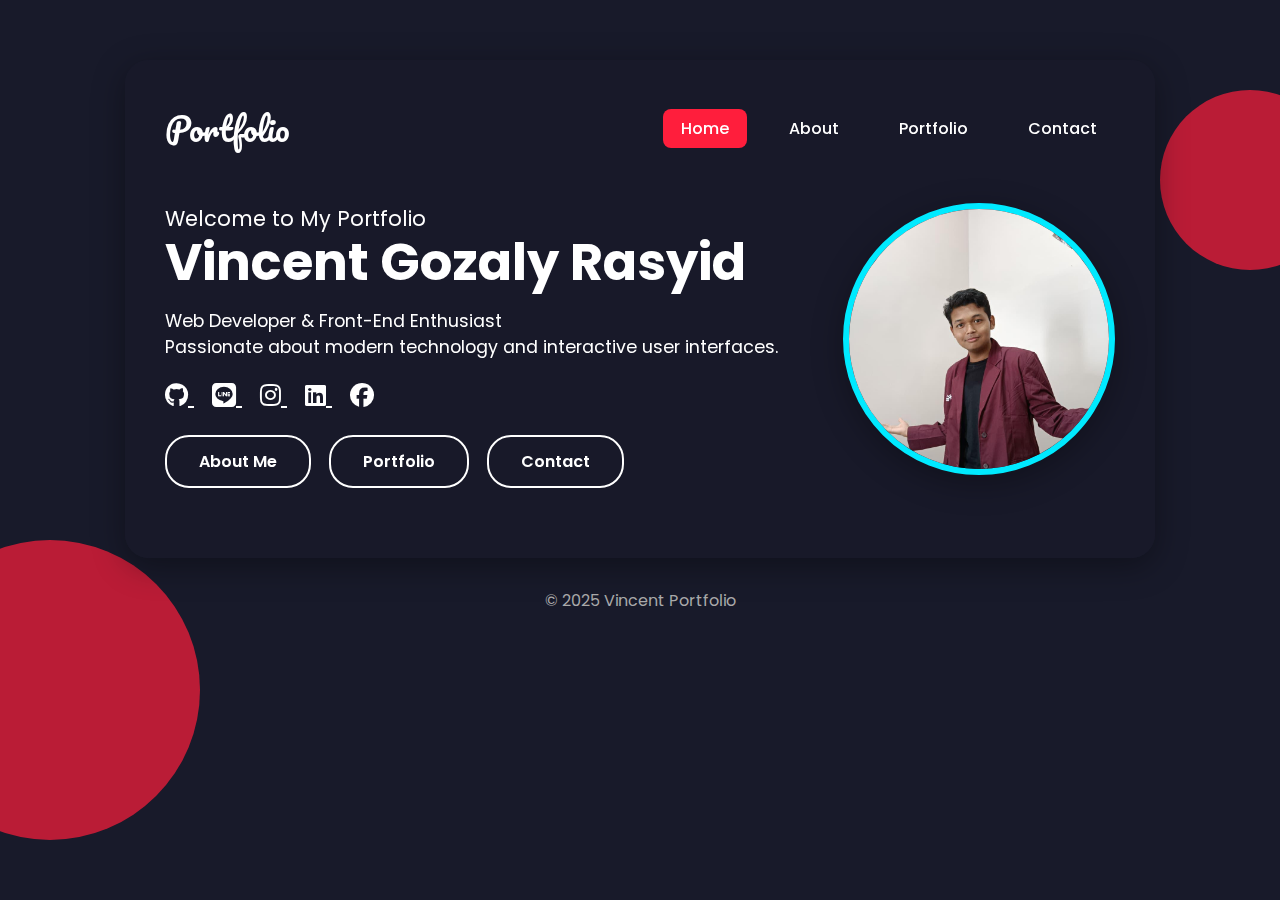
<file: index.html>
<!DOCTYPE html>
<html lang="en">
<head>
    <meta charset="UTF-8">
    <meta name="viewport" content="width=device-width, initial-scale=1.0">
    <title>Vincent Portfolio</title>
    <!-- Google Fonts & Font Awesomdde -->
    <link href="https://fonts.googleapis.com/css2?family=Poppins:wght@700;400&family=Pacifico&display=swap" rel="stylesheet">
    <link rel="stylesheet" href="https://cdnjs.cloudflare.com/ajax/libs/font-awesome/6.4.2/css/all.min.css">
    <link rel="stylesheet" href="main.css">
</head>
<body>
    <div class="background-decor"></div>
    <div class="container">
        <nav class="main-nav">
            <div class="logo">Portfolio</div>
            <ul>
                <li><a class="active" href="index.html">Home</a></li>
                <li><a href="about.html">About</a></li>
                <li><a href="portfolio.html">Portfolio</a></li>
                <li><a href="contact.html">Contact</a></li>
            </ul>
        </nav>
        <section class="hero">
            <div class="hero-text">
                <h2>Welcome to My Portfolio</h2>
                <h1>Vincent Gozaly Rasyid</h1>
                <p class="subtitle">
                    Web Developer & Front-End Enthusiast<br>
                    Passionate about modern technology and interactive user interfaces.
                </p>
                <div class="social-icons">
                    <a href="https://github.com/vinnn99" target="_blank" rel="noopener" title="GitHub">
                        <i class="fab fa-github"></i>
                    </a>
                    <a href="https://line.me/ti/p/vinn39" target="_blank" rel="noopener" title="Line">
                        <i class="fab fa-line"></i>
                    </a>
                    <a href="https://instagram.com/vincent_gantenz" target="_blank" rel="noopener" title="Instagram">
                        <i class="fab fa-instagram"></i>
                    </a>
                    <a href="https://linkedin.com/in/vincent-gozaly" target="_blank" rel="noopener" title="LinkedIn">
                        <i class="fab fa-linkedin"></i>
                    </a>
                    <a href="https://www.facebook.com/profile.php?id=100004805652327" target="_blank" rel="noopener" title="Facebook">
                        <i class="fab fa-facebook"></i>
                    </a>
                </div>
                <div class="hero-buttons">
                    <a href="about.html" class="btn-outline">About Me</a>
                    <a href="portfolio.html" class="btn-outline">Portfolio</a>
                    <a href="contact.html" class="btn-outline">Contact</a>
                </div>
            </div>
            <div class="hero-image">
                <img src="assets/profile.jpg" alt="Profile Photo">
            </div>
        </section>
    </div>
    <footer>
        <p>&copy; 2025 Vincent Portfolio</p>
    </footer>
</body>
</html>
</file>
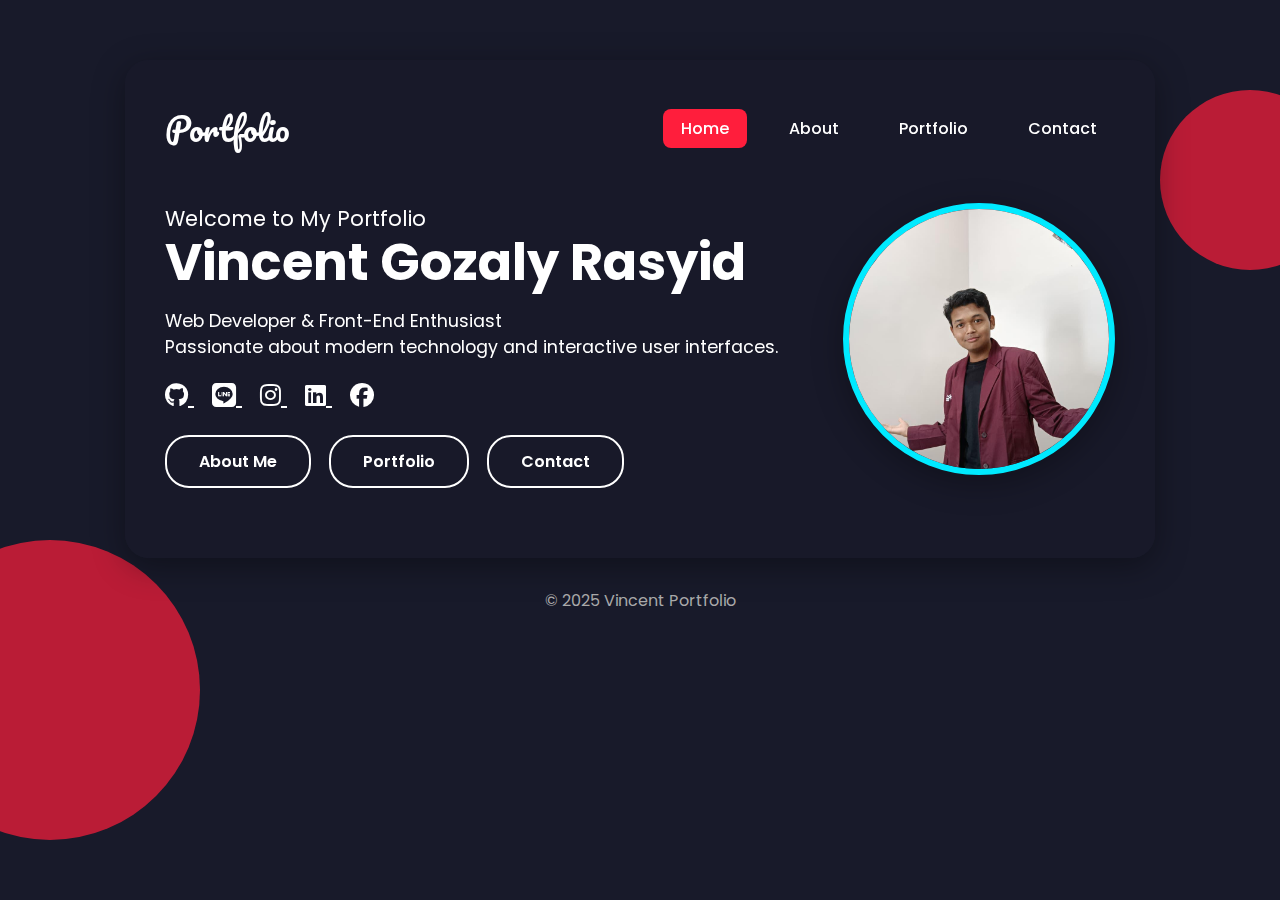
<file: portfolio-website/src/index.html>
<!DOCTYPE html>
<html lang="en">
<head>
    <meta charset="UTF-8">
    <meta name="viewport" content="width=device-width, initial-scale=1.0">
    <title>Vincent Portfolio</title>
    <!-- Google Fonts & Font Awesome -->
    <link href="https://fonts.googleapis.com/css2?family=Poppins:wght@700;400&family=Pacifico&display=swap" rel="stylesheet">
    <link rel="stylesheet" href="https://cdnjs.cloudflare.com/ajax/libs/font-awesome/6.4.2/css/all.min.css">
    <link rel="stylesheet" href="styles/main.css">
</head>
<body>
    <div class="background-decor"></div>
    <div class="container">
        <nav class="main-nav">
            <div class="logo">Portfolio</div>
            <ul>
                <li><a class="active" href="index.html">Home</a></li>
                <li><a href="about.html">About</a></li>
                <li><a href="portfolio.html">Portfolio</a></li>
                <li><a href="contact.html">Contact</a></li>
            </ul>
        </nav>
        <section class="hero">
            <div class="hero-text">
                <h2>Welcome to My Portfolio</h2>
                <h1>Vincent Gozaly Rasyid</h1>
                <p class="subtitle">
                    Web Developer & Front-End Enthusiast<br>
                    Passionate about modern technology and interactive user interfaces.
                </p>
                <div class="social-icons">
                    <a href="https://github.com/vinnn99" target="_blank" rel="noopener" title="GitHub">
                        <i class="fab fa-github"></i>
                    </a>
                    <a href="https://line.me/ti/p/vinn39" target="_blank" rel="noopener" title="Line">
                        <i class="fab fa-line"></i>
                    </a>
                    <a href="https://instagram.com/vincent_gantenz" target="_blank" rel="noopener" title="Instagram">
                        <i class="fab fa-instagram"></i>
                    </a>
                    <a href="https://linkedin.com/in/vincent-gozaly" target="_blank" rel="noopener" title="LinkedIn">
                        <i class="fab fa-linkedin"></i>
                    </a>
                    <a href="https://www.facebook.com/profile.php?id=100004805652327" target="_blank" rel="noopener" title="Facebook">
                        <i class="fab fa-facebook"></i>
                    </a>
                </div>
                <div class="hero-buttons">
                    <a href="about.html" class="btn-outline">About Me</a>
                    <a href="portfolio.html" class="btn-outline">Portfolio</a>
                    <a href="contact.html" class="btn-outline">Contact</a>
                </div>
            </div>
            <div class="hero-image">
                <img src="assets/profile.jpg" alt="Profile Photo">
            </div>
        </section>
    </div>
    <footer>
        <p>&copy; 2025 Vincent Portfolio</p>
    </footer>
</body>
</html>
</file>
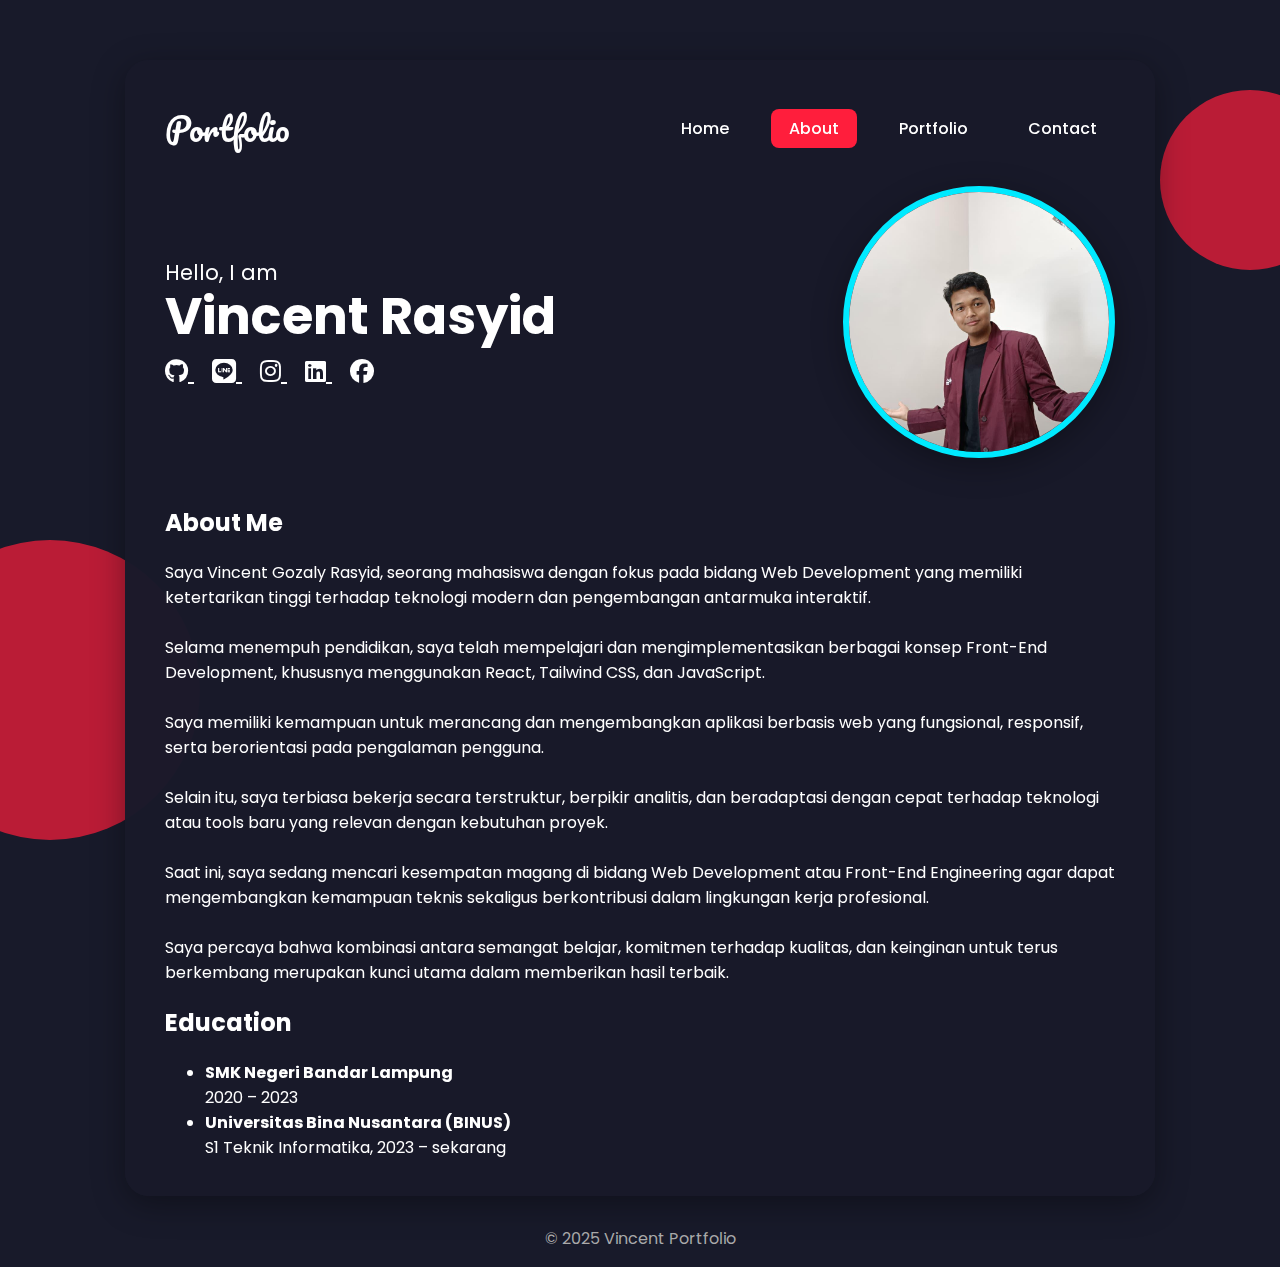
<file: about.html>
<!DOCTYPE html>
<html lang="en">
<head>
    <meta charset="UTF-8">
    <meta name="viewport" content="width=device-width, initial-scale=1.0">
    <title>About - Vincent Portfolio</title>
    <link href="https://fonts.googleapis.com/css2?family=Poppins:wght@700;400&family=Pacifico&display=swap" rel="stylesheet">
    <link rel="stylesheet" href="https://cdnjs.cloudflare.com/ajax/libs/font-awesome/6.4.2/css/all.min.css">
    <link rel="stylesheet" href="main.css">
</head>
<body>
    <div class="background-decor"></div>
    <div class="container">
        <nav class="main-nav">
            <div class="logo">Portfolio</div>
            <ul>
                <li><a href="index.html">Home</a></li>
                <li><a class="active" href="about.html">About</a></li>
                <li><a href="portfolio.html">Portfolio</a></li>
                <li><a href="contact.html">Contact</a></li>
            </ul>
        </nav>
        <section class="hero">
            <div class="hero-text">
                <h2>Hello, I am</h2>
                <h1>Vincent Rasyid</h1>

                <div class="social-icons">
                    <a href="https://github.com/vinnn99" target="_blank" rel="noopener" title="GitHub">
                        <i class="fab fa-github"></i>
                    </a>
                    <a href="https://line.me/ti/p/vinn39" target="_blank" rel="noopener" title="Line">
                        <i class="fab fa-line"></i>
                    </a>
                    <a href="https://instagram.com/vincent_gantenz" target="_blank" rel="noopener" title="Instagram">
                        <i class="fab fa-instagram"></i>
                    </a>
                    <a href="https://linkedin.com/in/vincent-gozaly" target="_blank" rel="noopener" title="LinkedIn">
                        <i class="fab fa-linkedin"></i>
                    </a>
                    <a href="https://www.facebook.com/profile.php?id=100004805652327" target="_blank" rel="noopener" title="Facebook">
                        <i class="fab fa-facebook"></i>
                    </a>
                </div>
            </div>
            <div class="hero-image">
                <img src="assets/profile.jpg" alt="Profile Photo">
            </div>
        </section>
        <section class="about-me">
            <h2>About Me</h2>
            <p>
                Saya Vincent Gozaly Rasyid, seorang mahasiswa dengan fokus pada bidang Web Development yang memiliki ketertarikan tinggi terhadap teknologi modern dan pengembangan antarmuka interaktif.<br><br>
                Selama menempuh pendidikan, saya telah mempelajari dan mengimplementasikan berbagai konsep Front-End Development, khususnya menggunakan React, Tailwind CSS, dan JavaScript.<br><br>
                Saya memiliki kemampuan untuk merancang dan mengembangkan aplikasi berbasis web yang fungsional, responsif, serta berorientasi pada pengalaman pengguna.<br><br>
                Selain itu, saya terbiasa bekerja secara terstruktur, berpikir analitis, dan beradaptasi dengan cepat terhadap teknologi atau tools baru yang relevan dengan kebutuhan proyek.<br><br>
                Saat ini, saya sedang mencari kesempatan magang di bidang Web Development atau Front-End Engineering agar dapat mengembangkan kemampuan teknis sekaligus berkontribusi dalam lingkungan kerja profesional.<br><br>
                Saya percaya bahwa kombinasi antara semangat belajar, komitmen terhadap kualitas, dan keinginan untuk terus berkembang merupakan kunci utama dalam memberikan hasil terbaik.
            </p>
        </section>
        <section class="education">
            <h2>Education</h2>
            <ul>
                <li>
                    <strong>SMK Negeri Bandar Lampung</strong><br>
                    2020 – 2023
                </li>
                <li>
                    <strong>Universitas Bina Nusantara (BINUS)</strong><br>
                    S1 Teknik Informatika, 2023 – sekarang
                </li>
            </ul>
        </section>
    </div>
    <footer>
        <p>&copy; 2025 Vincent Portfolio</p>
    </footer>
</body>
</html>
</file>
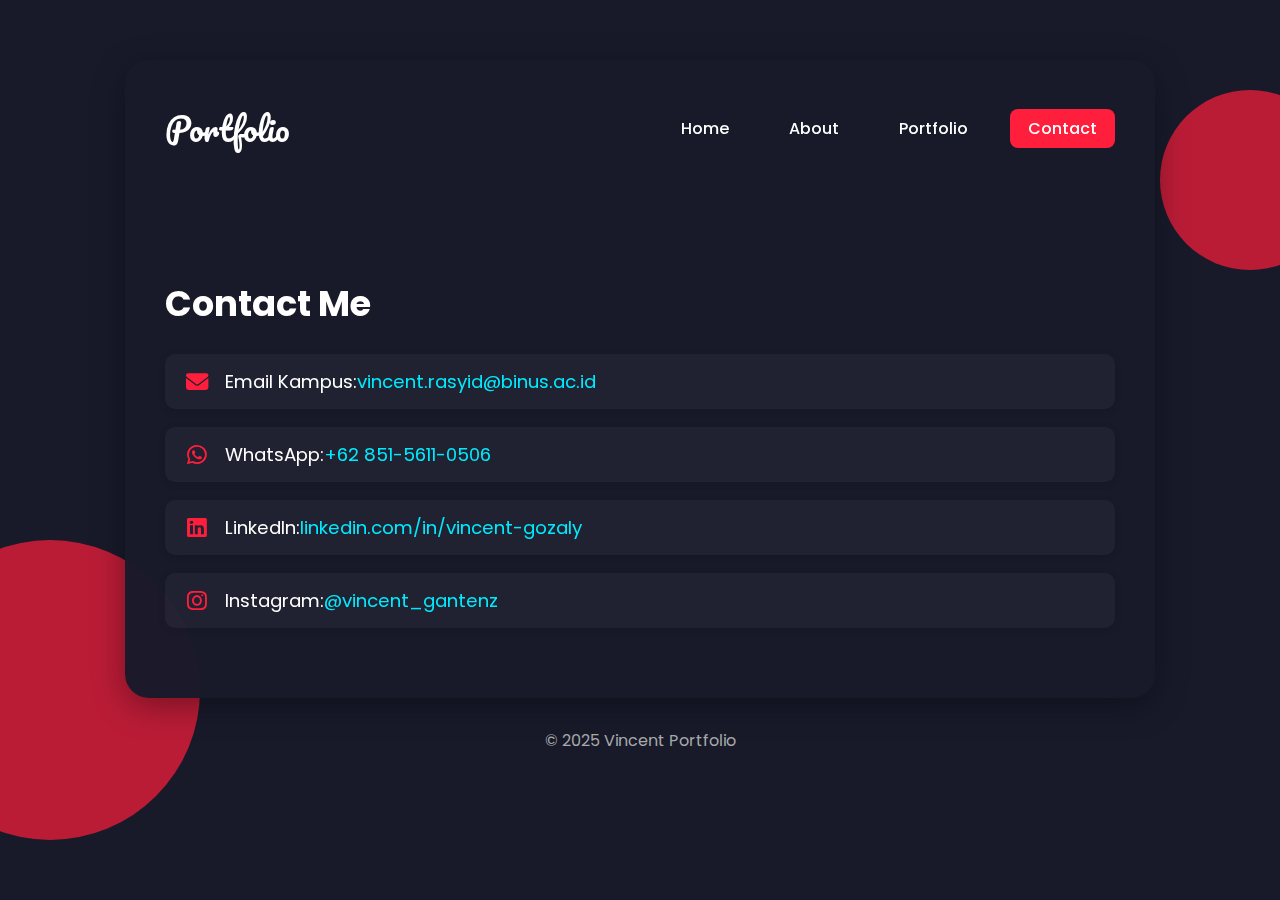
<file: contact.html>
<!DOCTYPE html>
<html lang="en">
<head>
    <meta charset="UTF-8">
    <meta name="viewport" content="width=device-width, initial-scale=1.0">
    <title>Contact - Vincent Portfolio</title>
    <link href="https://fonts.googleapis.com/css2?family=Poppins:wght@700;400&family=Pacifico&display=swap" rel="stylesheet">
    <link rel="stylesheet" href="https://cdnjs.cloudflare.com/ajax/libs/font-awesome/6.4.2/css/all.min.css">
    <link rel="stylesheet" href="main.css">
    <style>
        #contact {
            margin-top: 60px;
            padding: 32px 0;
        }

        #contact h2 {
            font-size: 2.2rem;
            margin-bottom: 24px;
            font-weight: 700;
            color: #fff;
        }

        .contact-list {
            list-style: none;
            padding: 0;
            margin: 0;
        }

        .contact-list li {
            display: flex;
            align-items: center;
            font-size: 1.15rem;
            margin-bottom: 18px;
            background: rgba(255,255,255,0.04);
            border-radius: 10px;
            padding: 14px 18px;
            box-shadow: 0 2px 8px rgba(0,0,0,0.08);
            color: #fff;
        }

        .contact-list i {
            font-size: 1.4rem;
            margin-right: 14px;
            color: #ff1e3c;
            min-width: 28px;
            text-align: center;
        }

        .contact-list a {
            color: #00eaff;
            text-decoration: none;
            transition: color 0.2s;
            word-break: break-all;
        }

        .contact-list a:hover {
            color: #ff1e3c;
            text-decoration: underline;
        }
    </style>
</head>
<body>
    <div class="background-decor"></div>
    <div class="container">
        <nav class="main-nav">
            <div class="logo">Portfolio</div>
            <ul>
                <li><a href="index.html">Home</a></li>
                <li><a href="about.html">About</a></li>
                <li><a href="portfolio.html">Portfolio</a></li>
                <li><a class="active" href="contact.html">Contact</a></li>
            </ul>
        </nav>
        <section id="contact">
            <h2>Contact Me</h2>
            <ul class="contact-list">
                <li>
                    <i class="fas fa-envelope"></i>
                    Email Kampus: <a href="mailto:vincent.rasyid@binus.ac.id">vincent.rasyid@binus.ac.id</a>
                </li>
                <li>
                    <i class="fab fa-whatsapp"></i>
                    WhatsApp: <a href="https://wa.me/6285156110506" target="_blank" rel="noopener">+62 851-5611-0506</a>
                </li>
                <li>
                    <i class="fab fa-linkedin"></i>
                    LinkedIn: <a href="https://linkedin.com/in/vincent-gozaly" target="_blank" rel="noopener">linkedin.com/in/vincent-gozaly</a>
                </li>
                <li>
                    <i class="fab fa-instagram"></i>
                    Instagram: <a href="https://instagram.com/vincent_gantenz" target="_blank" rel="noopener">@vincent_gantenz</a>
                </li>
            </ul>
        </section>
    </div>
    <footer>
        <p>&copy; 2025 Vincent Portfolio</p>
    </footer>
</body>
</html>
</file>
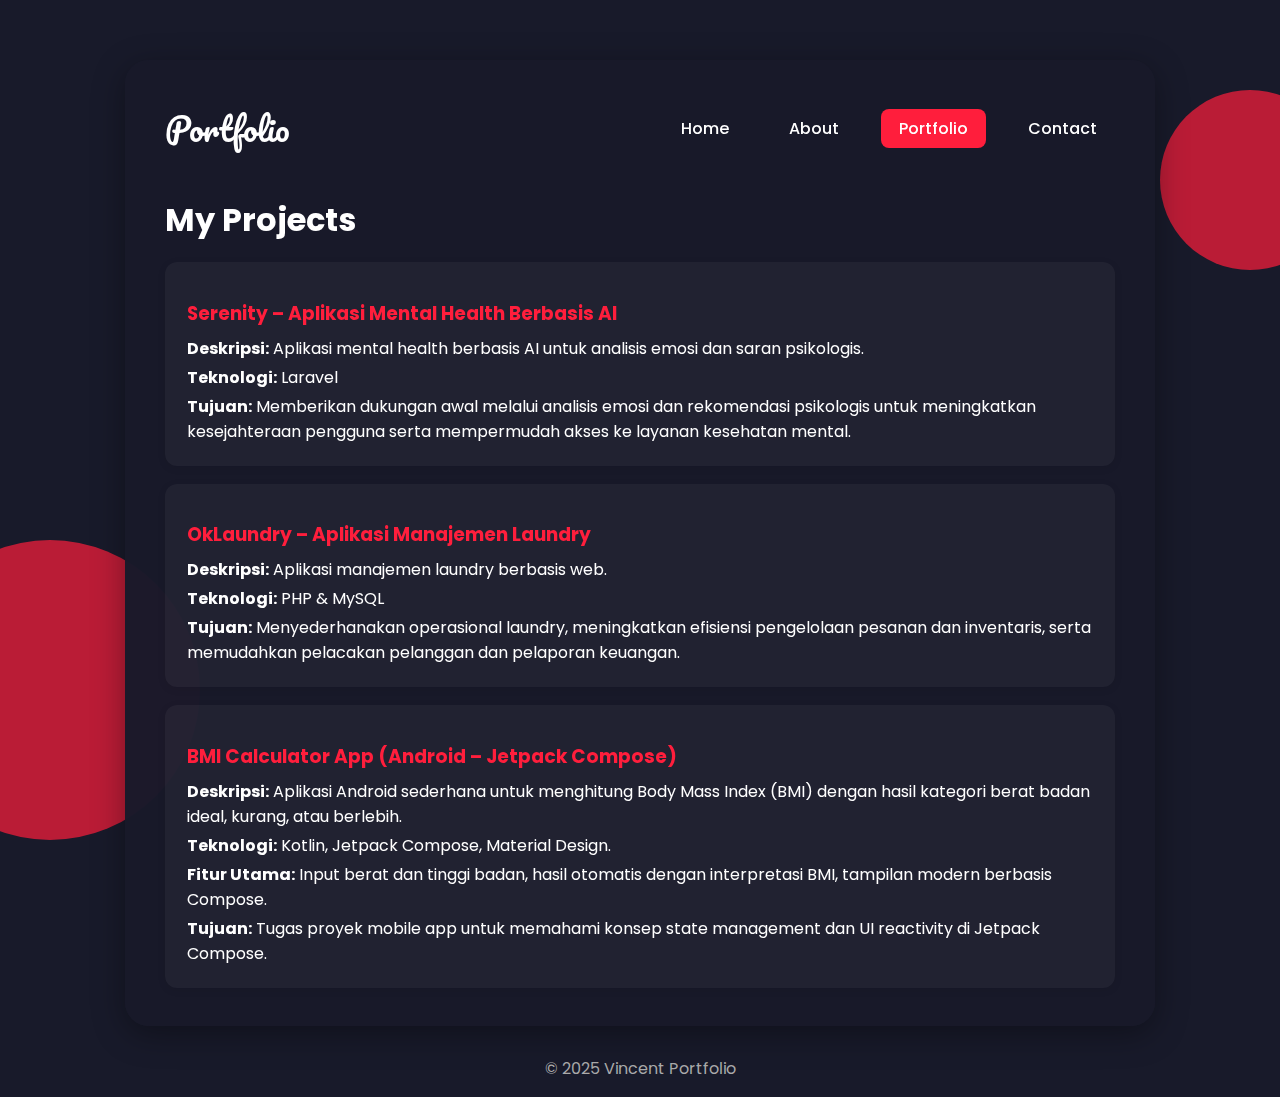
<file: portfolio.html>
<!DOCTYPE html>
<html lang="en">
<head>
    <meta charset="UTF-8">
    <meta name="viewport" content="width=device-width, initial-scale=1.0">
    <title>Portfolio - Vincent Portfolio</title>
    <link href="https://fonts.googleapis.com/css2?family=Poppins:wght@700;400&family=Pacifico&display=swap" rel="stylesheet">
    <link rel="stylesheet" href="https://cdnjs.cloudflare.com/ajax/libs/font-awesome/6.4.2/css/all.min.css">
    <link rel="stylesheet" href="main.css">
</head>
<body>
    <div class="background-decor"></div>
    <div class="container">
        <nav class="main-nav">
            <div class="logo">Portfolio</div>
            <ul>
                <li><a href="index.html">Home</a></li>
                <li><a href="about.html">About</a></li>
                <li><a class="active" href="portfolio.html">Portfolio</a></li>
                <li><a href="contact.html">Contact</a></li>
            </ul>
        </nav>
        <section id="projects">
            <h2>My Projects</h2>
            <div class="project">
                <h3>Serenity – Aplikasi Mental Health Berbasis AI</h3>
                <p><strong>Deskripsi:</strong> Aplikasi mental health berbasis AI untuk analisis emosi dan saran psikologis.</p>
                <p><strong>Teknologi:</strong> Laravel</p>
                <p><strong>Tujuan:</strong> Memberikan dukungan awal melalui analisis emosi dan rekomendasi psikologis untuk meningkatkan kesejahteraan pengguna serta mempermudah akses ke layanan kesehatan mental.</p>
            </div>
            <div class="project">
                <h3>OkLaundry – Aplikasi Manajemen Laundry</h3>
                <p><strong>Deskripsi:</strong> Aplikasi manajemen laundry berbasis web.</p>
                <p><strong>Teknologi:</strong> PHP & MySQL</p>
                <p><strong>Tujuan:</strong> Menyederhanakan operasional laundry, meningkatkan efisiensi pengelolaan pesanan dan inventaris, serta memudahkan pelacakan pelanggan dan pelaporan keuangan.</p>
            </div>
            <div class="project">
                <h3>BMI Calculator App (Android – Jetpack Compose)</h3>
                <p><strong>Deskripsi:</strong> Aplikasi Android sederhana untuk menghitung Body Mass Index (BMI) dengan hasil kategori berat badan ideal, kurang, atau berlebih.</p>
                <p><strong>Teknologi:</strong> Kotlin, Jetpack Compose, Material Design.</p>
                <p><strong>Fitur Utama:</strong> Input berat dan tinggi badan, hasil otomatis dengan interpretasi BMI, tampilan modern berbasis Compose.</p>
                <p><strong>Tujuan:</strong> Tugas proyek mobile app untuk memahami konsep state management dan UI reactivity di Jetpack Compose.</p>
            </div>
        </section>
    </div>
    <footer>
        <p>&copy; 2025 Vincent Portfolio</p>
    </footer>
</body>
</html>
</file>
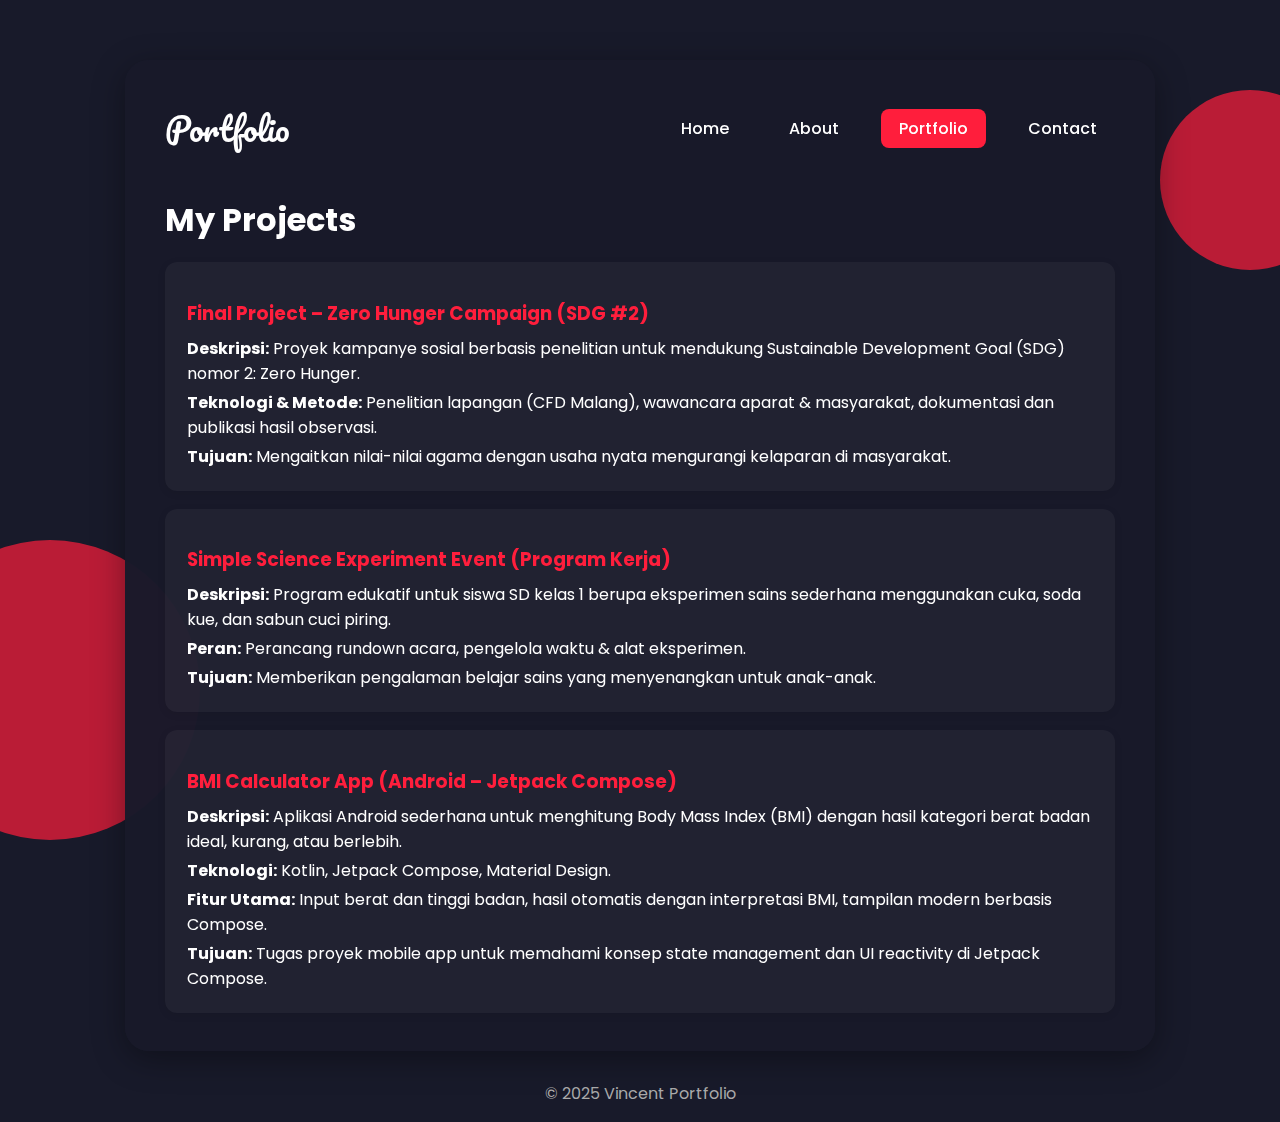
<file: portfolio-website/portfolio.html>
<!DOCTYPE html>
<html lang="en">
<head>
    <meta charset="UTF-8">
    <meta name="viewport" content="width=device-width, initial-scale=1.0">
    <title>Portfolio - Vincent Portfolio</title>
    <link href="https://fonts.googleapis.com/css2?family=Poppins:wght@700;400&family=Pacifico&display=swap" rel="stylesheet">
    <link rel="stylesheet" href="https://cdnjs.cloudflare.com/ajax/libs/font-awesome/6.4.2/css/all.min.css">
    <link rel="stylesheet" href="main.css">
</head>
<body>
    <div class="background-decor"></div>
    <div class="container">
        <nav class="main-nav">
            <div class="logo">Portfolio</div>
            <ul>
                <li><a href="index.html">Home</a></li>
                <li><a href="about.html">About</a></li>
                <li><a class="active" href="portfolio.html">Portfolio</a></li>
                <li><a href="contact.html">Contact</a></li>
            </ul>
        </nav>
        <section id="projects">
            <h2>My Projects</h2>
            <div class="project">
                <h3>Final Project – Zero Hunger Campaign (SDG #2)</h3>
                <p><strong>Deskripsi:</strong> Proyek kampanye sosial berbasis penelitian untuk mendukung Sustainable Development Goal (SDG) nomor 2: Zero Hunger.</p>
                <p><strong>Teknologi & Metode:</strong> Penelitian lapangan (CFD Malang), wawancara aparat & masyarakat, dokumentasi dan publikasi hasil observasi.</p>
                <p><strong>Tujuan:</strong> Mengaitkan nilai-nilai agama dengan usaha nyata mengurangi kelaparan di masyarakat.</p>
            </div>
            <div class="project">
                <h3>Simple Science Experiment Event (Program Kerja)</h3>
                <p><strong>Deskripsi:</strong> Program edukatif untuk siswa SD kelas 1 berupa eksperimen sains sederhana menggunakan cuka, soda kue, dan sabun cuci piring.</p>
                <p><strong>Peran:</strong> Perancang rundown acara, pengelola waktu & alat eksperimen.</p>
                <p><strong>Tujuan:</strong> Memberikan pengalaman belajar sains yang menyenangkan untuk anak-anak.</p>
            </div>
            <div class="project">
                <h3>BMI Calculator App (Android – Jetpack Compose)</h3>
                <p><strong>Deskripsi:</strong> Aplikasi Android sederhana untuk menghitung Body Mass Index (BMI) dengan hasil kategori berat badan ideal, kurang, atau berlebih.</p>
                <p><strong>Teknologi:</strong> Kotlin, Jetpack Compose, Material Design.</p>
                <p><strong>Fitur Utama:</strong> Input berat dan tinggi badan, hasil otomatis dengan interpretasi BMI, tampilan modern berbasis Compose.</p>
                <p><strong>Tujuan:</strong> Tugas proyek mobile app untuk memahami konsep state management dan UI reactivity di Jetpack Compose.</p>
            </div>
        </section>
    </div>
    <footer>
        <p>&copy; 2025 Vincent Portfolio</p>
    </footer>
</body>
</html>
</file>
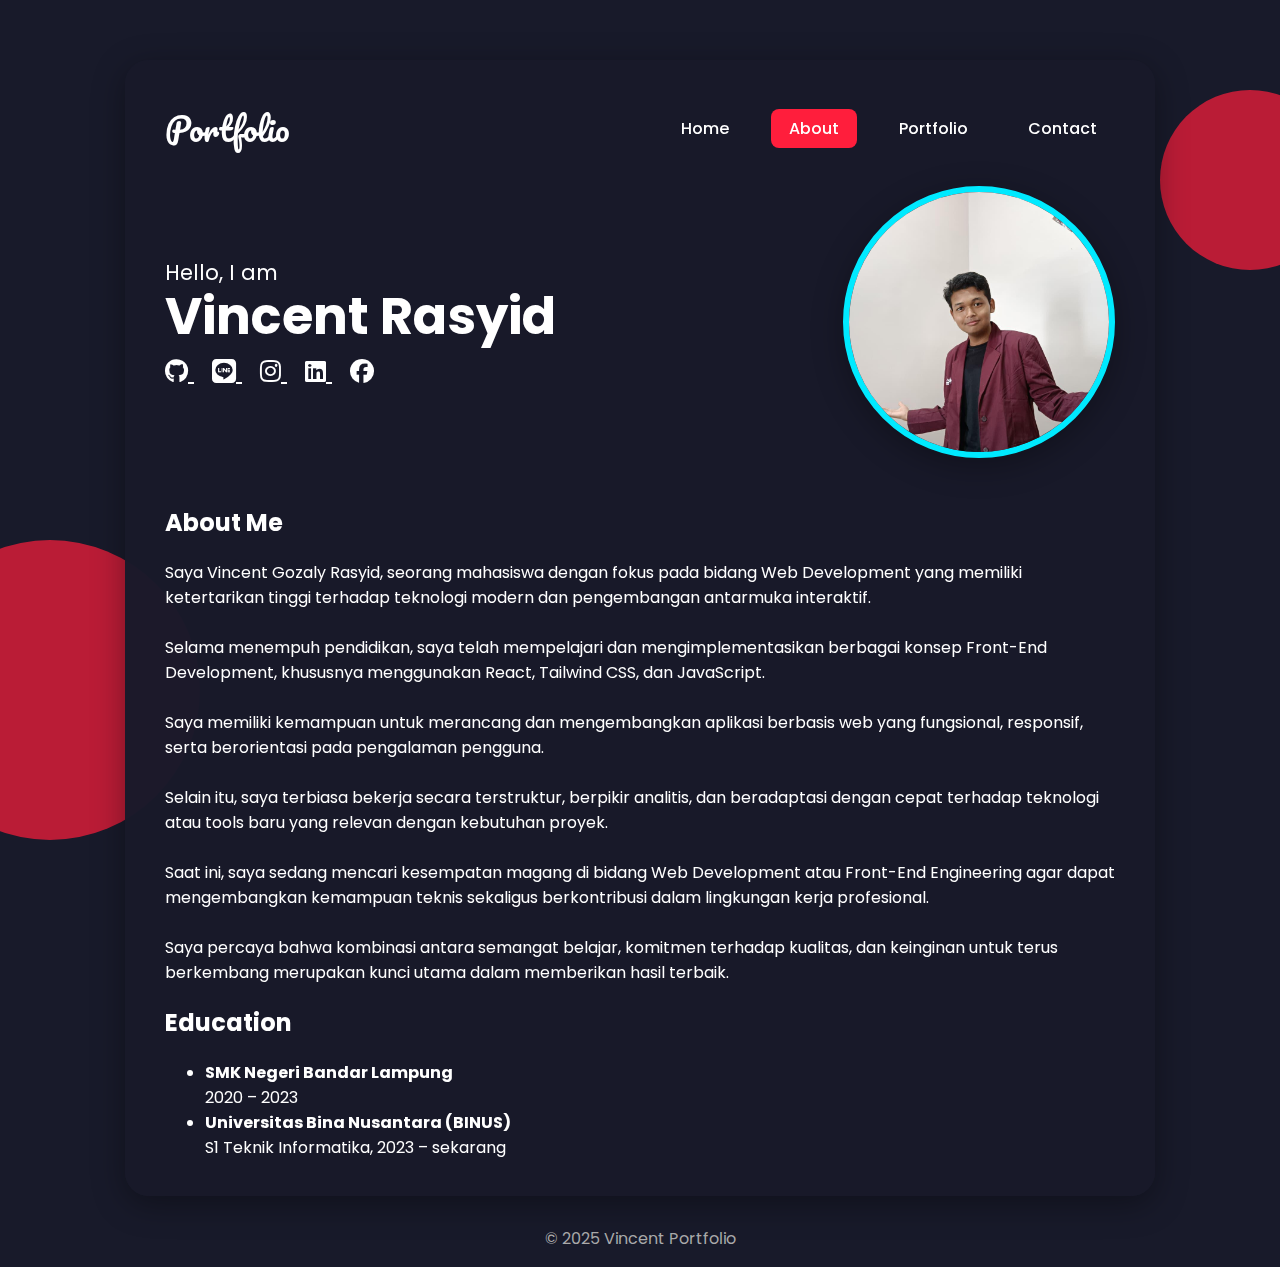
<file: portfolio-website/src/about.html>
<!DOCTYPE html>
<html lang="en">
<head>
    <meta charset="UTF-8">
    <meta name="viewport" content="width=device-width, initial-scale=1.0">
    <title>About - Vincent Portfolio</title>
    <link href="https://fonts.googleapis.com/css2?family=Poppins:wght@700;400&family=Pacifico&display=swap" rel="stylesheet">
    <link rel="stylesheet" href="https://cdnjs.cloudflare.com/ajax/libs/font-awesome/6.4.2/css/all.min.css">
    <link rel="stylesheet" href="styles/main.css">
</head>
<body>
    <div class="background-decor"></div>
    <div class="container">
        <nav class="main-nav">
            <div class="logo">Portfolio</div>
            <ul>
                <li><a href="index.html">Home</a></li>
                <li><a class="active" href="about.html">About</a></li>
                <li><a href="portfolio.html">Portfolio</a></li>
                <li><a href="contact.html">Contact</a></li>
            </ul>
        </nav>
        <section class="hero">
            <div class="hero-text">
                <h2>Hello, I am</h2>
                <h1>Vincent Rasyid</h1>

                <div class="social-icons">
                    <a href="https://github.com/vinnn99" target="_blank" rel="noopener" title="GitHub">
                        <i class="fab fa-github"></i>
                    </a>
                    <a href="https://line.me/ti/p/vinn39" target="_blank" rel="noopener" title="Line">
                        <i class="fab fa-line"></i>
                    </a>
                    <a href="https://instagram.com/vincent_gantenz" target="_blank" rel="noopener" title="Instagram">
                        <i class="fab fa-instagram"></i>
                    </a>
                    <a href="https://linkedin.com/in/vincent-gozaly" target="_blank" rel="noopener" title="LinkedIn">
                        <i class="fab fa-linkedin"></i>
                    </a>
                    <a href="https://www.facebook.com/profile.php?id=100004805652327" target="_blank" rel="noopener" title="Facebook">
                        <i class="fab fa-facebook"></i>
                    </a>
                </div>
            </div>
            <div class="hero-image">
                <img src="assets/profile.jpg" alt="Profile Photo">
            </div>
        </section>
        <section class="about-me">
            <h2>About Me</h2>
            <p>
                Saya Vincent Gozaly Rasyid, seorang mahasiswa dengan fokus pada bidang Web Development yang memiliki ketertarikan tinggi terhadap teknologi modern dan pengembangan antarmuka interaktif.<br><br>
                Selama menempuh pendidikan, saya telah mempelajari dan mengimplementasikan berbagai konsep Front-End Development, khususnya menggunakan React, Tailwind CSS, dan JavaScript.<br><br>
                Saya memiliki kemampuan untuk merancang dan mengembangkan aplikasi berbasis web yang fungsional, responsif, serta berorientasi pada pengalaman pengguna.<br><br>
                Selain itu, saya terbiasa bekerja secara terstruktur, berpikir analitis, dan beradaptasi dengan cepat terhadap teknologi atau tools baru yang relevan dengan kebutuhan proyek.<br><br>
                Saat ini, saya sedang mencari kesempatan magang di bidang Web Development atau Front-End Engineering agar dapat mengembangkan kemampuan teknis sekaligus berkontribusi dalam lingkungan kerja profesional.<br><br>
                Saya percaya bahwa kombinasi antara semangat belajar, komitmen terhadap kualitas, dan keinginan untuk terus berkembang merupakan kunci utama dalam memberikan hasil terbaik.
            </p>
        </section>
        <section class="education">
            <h2>Education</h2>
            <ul>
                <li>
                    <strong>SMK Negeri Bandar Lampung</strong><br>
                    2020 – 2023
                </li>
                <li>
                    <strong>Universitas Bina Nusantara (BINUS)</strong><br>
                    S1 Teknik Informatika, 2023 – sekarang
                </li>
            </ul>
        </section>
    </div>
    <footer>
        <p>&copy; 2025 Vincent Portfolio</p>
    </footer>
</body>
</html>
</file>
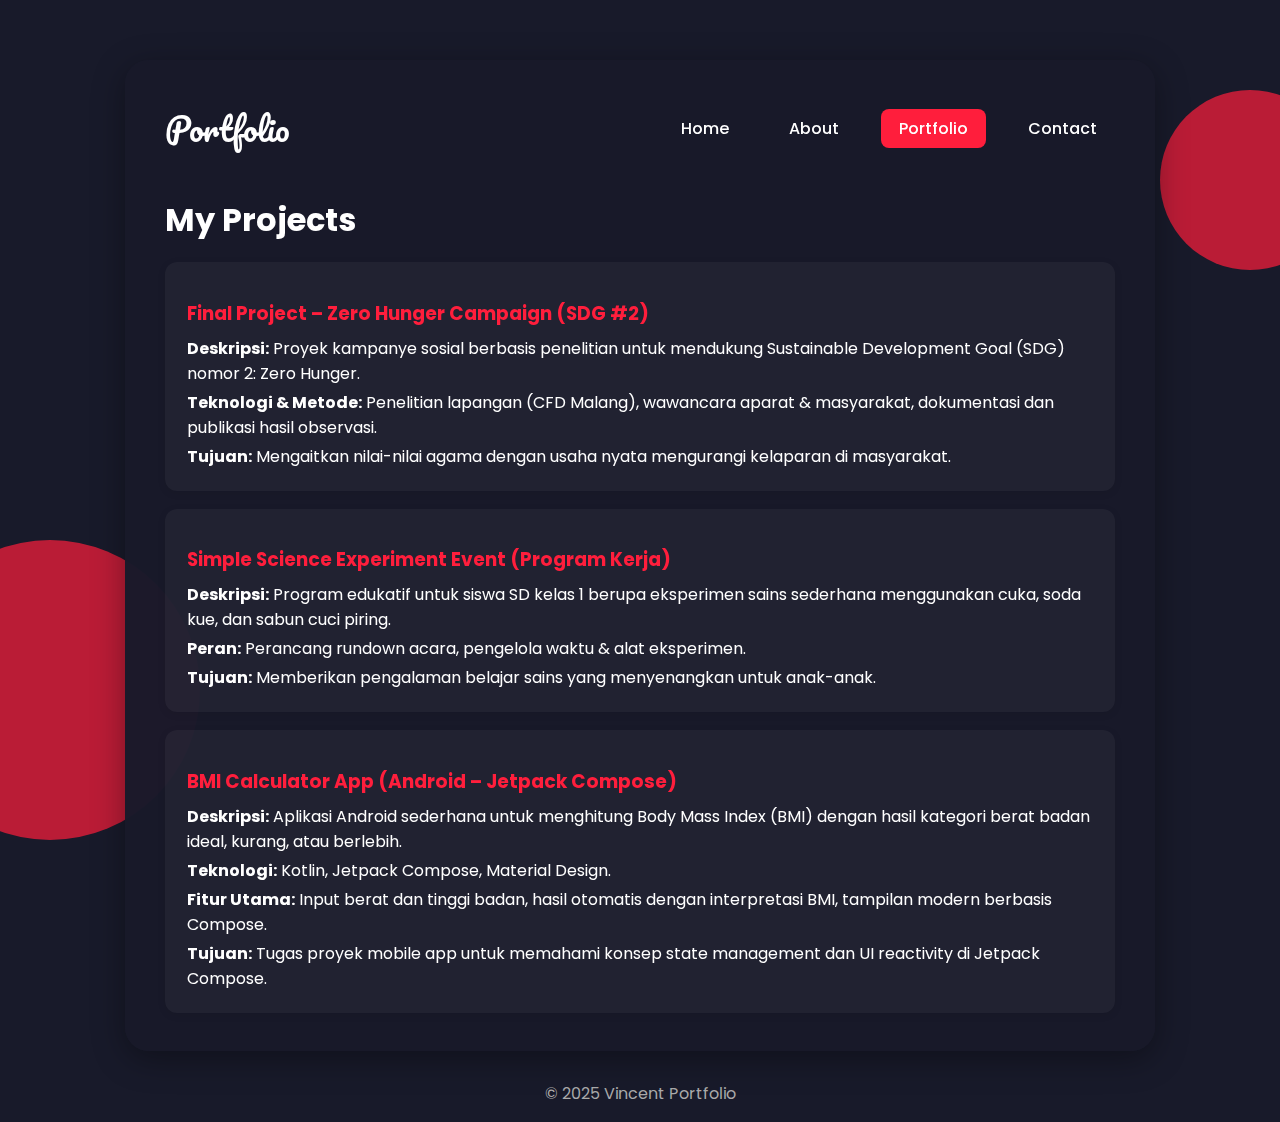
<file: portfolio-website/src/portfolio.html>
<!DOCTYPE html>
<html lang="en">
<head>
    <meta charset="UTF-8">
    <meta name="viewport" content="width=device-width, initial-scale=1.0">
    <title>Portfolio - Vincent Portfolio</title>
    <link href="https://fonts.googleapis.com/css2?family=Poppins:wght@700;400&family=Pacifico&display=swap" rel="stylesheet">
    <link rel="stylesheet" href="https://cdnjs.cloudflare.com/ajax/libs/font-awesome/6.4.2/css/all.min.css">
    <link rel="stylesheet" href="styles/main.css">
</head>
<body>
    <div class="background-decor"></div>
    <div class="container">
        <nav class="main-nav">
            <div class="logo">Portfolio</div>
            <ul>
                <li><a href="index.html">Home</a></li>
                <li><a href="about.html">About</a></li>
                <li><a class="active" href="portfolio.html">Portfolio</a></li>
                <li><a href="contact.html">Contact</a></li>
            </ul>
        </nav>
        <section id="projects">
            <h2>My Projects</h2>
            <div class="project">
                <h3>Final Project – Zero Hunger Campaign (SDG #2)</h3>
                <p><strong>Deskripsi:</strong> Proyek kampanye sosial berbasis penelitian untuk mendukung Sustainable Development Goal (SDG) nomor 2: Zero Hunger.</p>
                <p><strong>Teknologi & Metode:</strong> Penelitian lapangan (CFD Malang), wawancara aparat & masyarakat, dokumentasi dan publikasi hasil observasi.</p>
                <p><strong>Tujuan:</strong> Mengaitkan nilai-nilai agama dengan usaha nyata mengurangi kelaparan di masyarakat.</p>
            </div>
            <div class="project">
                <h3>Simple Science Experiment Event (Program Kerja)</h3>
                <p><strong>Deskripsi:</strong> Program edukatif untuk siswa SD kelas 1 berupa eksperimen sains sederhana menggunakan cuka, soda kue, dan sabun cuci piring.</p>
                <p><strong>Peran:</strong> Perancang rundown acara, pengelola waktu & alat eksperimen.</p>
                <p><strong>Tujuan:</strong> Memberikan pengalaman belajar sains yang menyenangkan untuk anak-anak.</p>
            </div>
            <div class="project">
                <h3>BMI Calculator App (Android – Jetpack Compose)</h3>
                <p><strong>Deskripsi:</strong> Aplikasi Android sederhana untuk menghitung Body Mass Index (BMI) dengan hasil kategori berat badan ideal, kurang, atau berlebih.</p>
                <p><strong>Teknologi:</strong> Kotlin, Jetpack Compose, Material Design.</p>
                <p><strong>Fitur Utama:</strong> Input berat dan tinggi badan, hasil otomatis dengan interpretasi BMI, tampilan modern berbasis Compose.</p>
                <p><strong>Tujuan:</strong> Tugas proyek mobile app untuk memahami konsep state management dan UI reactivity di Jetpack Compose.</p>
            </div>
        </section>
    </div>
    <footer>
        <p>&copy; 2025 Vincent Portfolio</p>
    </footer>
</body>
</html>
</file>
<file: main.css>
body {
    margin: 0;
    font-family: 'Poppins', Arial, sans-serif;
    background: #181a2a;
    color: #fff;
}

.background-decor {
    position: fixed;
    top: 0; left: 0; width: 100vw; height: 100vh;
    z-index: 0;
    background: none;
}
.background-decor::before,
.background-decor::after {
    content: '';
    position: absolute;
    border-radius: 50%;
    background: #ff1e3c;
    opacity: 0.7;
}
.background-decor::before {
    width: 300px; height: 300px; left: -100px; top: 60vh;
}
.background-decor::after {
    width: 180px; height: 180px; right: -60px; top: 10vh;
}

.container {
    position: relative;
    max-width: 950px;
    margin: 60px auto 30px auto;
    background: rgba(24,26,42,0.98);
    border-radius: 24px;
    box-shadow: 0 8px 32px rgba(0,0,0,0.35);
    padding: 40px 40px 20px 40px;
    z-index: 1;
}

.main-nav {
    display: flex;
    justify-content: space-between;
    align-items: center;
    margin-bottom: 30px;
}
.logo {
    font-family: 'Pacifico', cursive;
    font-size: 2rem;
    color: #fff;
}
.main-nav ul {
    display: flex;
    gap: 24px;
    list-style: none;
    margin: 0;
    padding: 0;
}
.main-nav a {
    color: #fff;
    text-decoration: none;
    font-weight: 500;
    padding: 8px 18px;
    border-radius: 8px;
    transition: background 0.2s;
}
.main-nav a.active,
.main-nav a:hover {
    background: #ff1e3c;
    color: #fff;
}
.btn-outline {
    border: 2px solid #fff;
    background: transparent;
    color: #fff;
    padding: 8px 18px;
    border-radius: 8px;
    transition: background 0.2s, color 0.2s;
}
.btn-outline:hover {
    background: #fff;
    color: #181a2a;
}

.hero {
    display: flex;
    align-items: center;
    justify-content: space-between;
    gap: 40px;
    margin-bottom: 40px;
}
.hero-text {
    flex: 1;
}
.hero-text h2 {
    font-size: 1.3rem;
    font-weight: 400;
    margin-bottom: 0;
}
.hero-text h1 {
    font-size: 3.2rem;
    font-weight: 700;
    margin: 0 0 10px 0;
    line-height: 1.1;
}
.subtitle {
    font-size: 1.1rem;
    margin-bottom: 18px;
}
.highlight {
    color: #ff1e3c;
    font-weight: 700;
}
.social-icons {
    margin-bottom: 22px;
}
.social-icons a {
    color: #fff;
    font-size: 1.5rem;
    margin-right: 18px;
    transition: color 0.2s;
}
.social-icons a:hover {
    color: #ff1e3c;
}
.hero-buttons {
    display: flex;
    gap: 18px;
    margin-bottom: 10px;
}
.btn-red {
    background: #ff1e3c;
    color: #fff;
    border: none;
    padding: 12px 32px;
    border-radius: 24px;
    font-size: 1rem;
    font-weight: 600;
    cursor: pointer;
    box-shadow: 0 2px 8px rgba(255,30,60,0.15);
    transition: background 0.2s;
    text-decoration: none;
}
.btn-red:hover {
    background: #d9002b;
}
.btn-outline {
    border: 2px solid #fff;
    background: transparent;
    color: #fff;
    padding: 12px 32px;
    border-radius: 24px;
    font-size: 1rem;
    font-weight: 600;
    cursor: pointer;
    text-decoration: none;
}
.btn-outline:hover {
    background: #fff;
    color: #181a2a;
}

.hero-image img {
    width: 260px;
    height: 260px;
    object-fit: cover;
    border-radius: 50%;
    border: 6px solid #00eaff;
    box-shadow: 0 8px 32px rgba(0,0,0,0.3);
    background: #222;
}

#projects {
    margin-top: 40px;
}
#projects h2 {
    font-size: 2rem;
    margin-bottom: 18px;
}
.project {
    background: rgba(255,255,255,0.04);
    border-radius: 12px;
    padding: 18px 22px;
    margin-bottom: 18px;
    box-shadow: 0 2px 8px rgba(0,0,0,0.08);
}
.project h3 {
    color: #ff1e3c;
    margin-bottom: 8px;
}
.project p {
    margin: 4px 0;
    font-size: 1rem;
}

#contact {
    margin-top: 60px;
    padding: 32px 0;
}

#contact h2 {
    font-size: 2.2rem;
    margin-bottom: 24px;
    font-weight: 700;
    color: #fff;
}

.contact-list {
    list-style: none;
    padding: 0;
    margin: 0;
}

.contact-list li {
    display: flex;
    align-items: center;
    font-size: 1.15rem;
    margin-bottom: 18px;
    background: rgba(255,255,255,0.04);
    border-radius: 10px;
    padding: 14px 18px;
    box-shadow: 0 2px 8px rgba(0,0,0,0.08);
    color: #fff;
}

.contact-list i {
    font-size: 1.4rem;
    margin-right: 14px;
    color: #ff1e3c;
    min-width: 28px;
    text-align: center;
}

.contact-list a {
    color: #00eaff;
    text-decoration: none;
    transition: color 0.2s;
    word-break: break-all;
}

.contact-list a:hover {
    color: #ff1e3c;
    text-decoration: underline;
}

footer {
    text-align: center;
    margin-top: 30px;
    color: #aaa;
    font-size: 1rem;
}
</file>
<file: portfolio-website/src/styles/main.css>
body {
    margin: 0;
    font-family: 'Poppins', Arial, sans-serif;
    background: #181a2a;
    color: #fff;
}

.background-decor {
    position: fixed;
    top: 0; left: 0; width: 100vw; height: 100vh;
    z-index: 0;
    background: none;
}
.background-decor::before,
.background-decor::after {
    content: '';
    position: absolute;
    border-radius: 50%;
    background: #ff1e3c;
    opacity: 0.7;
}
.background-decor::before {
    width: 300px; height: 300px; left: -100px; top: 60vh;
}
.background-decor::after {
    width: 180px; height: 180px; right: -60px; top: 10vh;
}

.container {
    position: relative;
    max-width: 950px;
    margin: 60px auto 30px auto;
    background: rgba(24,26,42,0.98);
    border-radius: 24px;
    box-shadow: 0 8px 32px rgba(0,0,0,0.35);
    padding: 40px 40px 20px 40px;
    z-index: 1;
}

.main-nav {
    display: flex;
    justify-content: space-between;
    align-items: center;
    margin-bottom: 30px;
}
.logo {
    font-family: 'Pacifico', cursive;
    font-size: 2rem;
    color: #fff;
}
.main-nav ul {
    display: flex;
    gap: 24px;
    list-style: none;
    margin: 0;
    padding: 0;
}
.main-nav a {
    color: #fff;
    text-decoration: none;
    font-weight: 500;
    padding: 8px 18px;
    border-radius: 8px;
    transition: background 0.2s;
}
.main-nav a.active,
.main-nav a:hover {
    background: #ff1e3c;
    color: #fff;
}
.btn-outline {
    border: 2px solid #fff;
    background: transparent;
    color: #fff;
    padding: 8px 18px;
    border-radius: 8px;
    transition: background 0.2s, color 0.2s;
}
.btn-outline:hover {
    background: #fff;
    color: #181a2a;
}

.hero {
    display: flex;
    align-items: center;
    justify-content: space-between;
    gap: 40px;
    margin-bottom: 40px;
}
.hero-text {
    flex: 1;
}
.hero-text h2 {
    font-size: 1.3rem;
    font-weight: 400;
    margin-bottom: 0;
}
.hero-text h1 {
    font-size: 3.2rem;
    font-weight: 700;
    margin: 0 0 10px 0;
    line-height: 1.1;
}
.subtitle {
    font-size: 1.1rem;
    margin-bottom: 18px;
}
.highlight {
    color: #ff1e3c;
    font-weight: 700;
}
.social-icons {
    margin-bottom: 22px;
}
.social-icons a {
    color: #fff;
    font-size: 1.5rem;
    margin-right: 18px;
    transition: color 0.2s;
}
.social-icons a:hover {
    color: #ff1e3c;
}
.hero-buttons {
    display: flex;
    gap: 18px;
    margin-bottom: 10px;
}
.btn-red {
    background: #ff1e3c;
    color: #fff;
    border: none;
    padding: 12px 32px;
    border-radius: 24px;
    font-size: 1rem;
    font-weight: 600;
    cursor: pointer;
    box-shadow: 0 2px 8px rgba(255,30,60,0.15);
    transition: background 0.2s;
    text-decoration: none;
}
.btn-red:hover {
    background: #d9002b;
}
.btn-outline {
    border: 2px solid #fff;
    background: transparent;
    color: #fff;
    padding: 12px 32px;
    border-radius: 24px;
    font-size: 1rem;
    font-weight: 600;
    cursor: pointer;
    text-decoration: none;
}
.btn-outline:hover {
    background: #fff;
    color: #181a2a;
}

.hero-image img {
    width: 260px;
    height: 260px;
    object-fit: cover;
    border-radius: 50%;
    border: 6px solid #00eaff;
    box-shadow: 0 8px 32px rgba(0,0,0,0.3);
    background: #222;
}

#projects {
    margin-top: 40px;
}
#projects h2 {
    font-size: 2rem;
    margin-bottom: 18px;
}
.project {
    background: rgba(255,255,255,0.04);
    border-radius: 12px;
    padding: 18px 22px;
    margin-bottom: 18px;
    box-shadow: 0 2px 8px rgba(0,0,0,0.08);
}
.project h3 {
    color: #ff1e3c;
    margin-bottom: 8px;
}
.project p {
    margin: 4px 0;
    font-size: 1rem;
}

#contact {
    margin-top: 60px;
    padding: 32px 0;
}

#contact h2 {
    font-size: 2.2rem;
    margin-bottom: 24px;
    font-weight: 700;
    color: #fff;
}

.contact-list {
    list-style: none;
    padding: 0;
    margin: 0;
}

.contact-list li {
    display: flex;
    align-items: center;
    font-size: 1.15rem;
    margin-bottom: 18px;
    background: rgba(255,255,255,0.04);
    border-radius: 10px;
    padding: 14px 18px;
    box-shadow: 0 2px 8px rgba(0,0,0,0.08);
    color: #fff;
}

.contact-list i {
    font-size: 1.4rem;
    margin-right: 14px;
    color: #ff1e3c;
    min-width: 28px;
    text-align: center;
}

.contact-list a {
    color: #00eaff;
    text-decoration: none;
    transition: color 0.2s;
    word-break: break-all;
}

.contact-list a:hover {
    color: #ff1e3c;
    text-decoration: underline;
}

footer {
    text-align: center;
    margin-top: 30px;
    color: #aaa;
    font-size: 1rem;
}
</file>
<file: portfolio-website/main.css>
body {
    margin: 0;
    font-family: 'Poppins', Arial, sans-serif;
    background: #181a2a;
    color: #fff;
}

.background-decor {
    position: fixed;
    top: 0; left: 0; width: 100vw; height: 100vh;
    z-index: 0;
    background: none;
}
.background-decor::before,
.background-decor::after {
    content: '';
    position: absolute;
    border-radius: 50%;
    background: #ff1e3c;
    opacity: 0.7;
}
.background-decor::before {
    width: 300px; height: 300px; left: -100px; top: 60vh;
}
.background-decor::after {
    width: 180px; height: 180px; right: -60px; top: 10vh;
}

.container {
    position: relative;
    max-width: 950px;
    margin: 60px auto 30px auto;
    background: rgba(24,26,42,0.98);
    border-radius: 24px;
    box-shadow: 0 8px 32px rgba(0,0,0,0.35);
    padding: 40px 40px 20px 40px;
    z-index: 1;
}

.main-nav {
    display: flex;
    justify-content: space-between;
    align-items: center;
    margin-bottom: 30px;
}
.logo {
    font-family: 'Pacifico', cursive;
    font-size: 2rem;
    color: #fff;
}
.main-nav ul {
    display: flex;
    gap: 24px;
    list-style: none;
    margin: 0;
    padding: 0;
}
.main-nav a {
    color: #fff;
    text-decoration: none;
    font-weight: 500;
    padding: 8px 18px;
    border-radius: 8px;
    transition: background 0.2s;
}
.main-nav a.active,
.main-nav a:hover {
    background: #ff1e3c;
    color: #fff;
}
.btn-outline {
    border: 2px solid #fff;
    background: transparent;
    color: #fff;
    padding: 8px 18px;
    border-radius: 8px;
    transition: background 0.2s, color 0.2s;
}
.btn-outline:hover {
    background: #fff;
    color: #181a2a;
}

.hero {
    display: flex;
    align-items: center;
    justify-content: space-between;
    gap: 40px;
    margin-bottom: 40px;
}
.hero-text {
    flex: 1;
}
.hero-text h2 {
    font-size: 1.3rem;
    font-weight: 400;
    margin-bottom: 0;
}
.hero-text h1 {
    font-size: 3.2rem;
    font-weight: 700;
    margin: 0 0 10px 0;
    line-height: 1.1;
}
.subtitle {
    font-size: 1.1rem;
    margin-bottom: 18px;
}
.highlight {
    color: #ff1e3c;
    font-weight: 700;
}
.social-icons {
    margin-bottom: 22px;
}
.social-icons a {
    color: #fff;
    font-size: 1.5rem;
    margin-right: 18px;
    transition: color 0.2s;
}
.social-icons a:hover {
    color: #ff1e3c;
}
.hero-buttons {
    display: flex;
    gap: 18px;
    margin-bottom: 10px;
}
.btn-red {
    background: #ff1e3c;
    color: #fff;
    border: none;
    padding: 12px 32px;
    border-radius: 24px;
    font-size: 1rem;
    font-weight: 600;
    cursor: pointer;
    box-shadow: 0 2px 8px rgba(255,30,60,0.15);
    transition: background 0.2s;
    text-decoration: none;
}
.btn-red:hover {
    background: #d9002b;
}
.btn-outline {
    border: 2px solid #fff;
    background: transparent;
    color: #fff;
    padding: 12px 32px;
    border-radius: 24px;
    font-size: 1rem;
    font-weight: 600;
    cursor: pointer;
    text-decoration: none;
}
.btn-outline:hover {
    background: #fff;
    color: #181a2a;
}

.hero-image img {
    width: 260px;
    height: 260px;
    object-fit: cover;
    border-radius: 50%;
    border: 6px solid #00eaff;
    box-shadow: 0 8px 32px rgba(0,0,0,0.3);
    background: #222;
}

#projects {
    margin-top: 40px;
}
#projects h2 {
    font-size: 2rem;
    margin-bottom: 18px;
}
.project {
    background: rgba(255,255,255,0.04);
    border-radius: 12px;
    padding: 18px 22px;
    margin-bottom: 18px;
    box-shadow: 0 2px 8px rgba(0,0,0,0.08);
}
.project h3 {
    color: #ff1e3c;
    margin-bottom: 8px;
}
.project p {
    margin: 4px 0;
    font-size: 1rem;
}

#contact {
    margin-top: 60px;
    padding: 32px 0;
}

#contact h2 {
    font-size: 2.2rem;
    margin-bottom: 24px;
    font-weight: 700;
    color: #fff;
}

.contact-list {
    list-style: none;
    padding: 0;
    margin: 0;
}

.contact-list li {
    display: flex;
    align-items: center;
    font-size: 1.15rem;
    margin-bottom: 18px;
    background: rgba(255,255,255,0.04);
    border-radius: 10px;
    padding: 14px 18px;
    box-shadow: 0 2px 8px rgba(0,0,0,0.08);
    color: #fff;
}

.contact-list i {
    font-size: 1.4rem;
    margin-right: 14px;
    color: #ff1e3c;
    min-width: 28px;
    text-align: center;
}

.contact-list a {
    color: #00eaff;
    text-decoration: none;
    transition: color 0.2s;
    word-break: break-all;
}

.contact-list a:hover {
    color: #ff1e3c;
    text-decoration: underline;
}

footer {
    text-align: center;
    margin-top: 30px;
    color: #aaa;
    font-size: 1rem;
}
</file>
